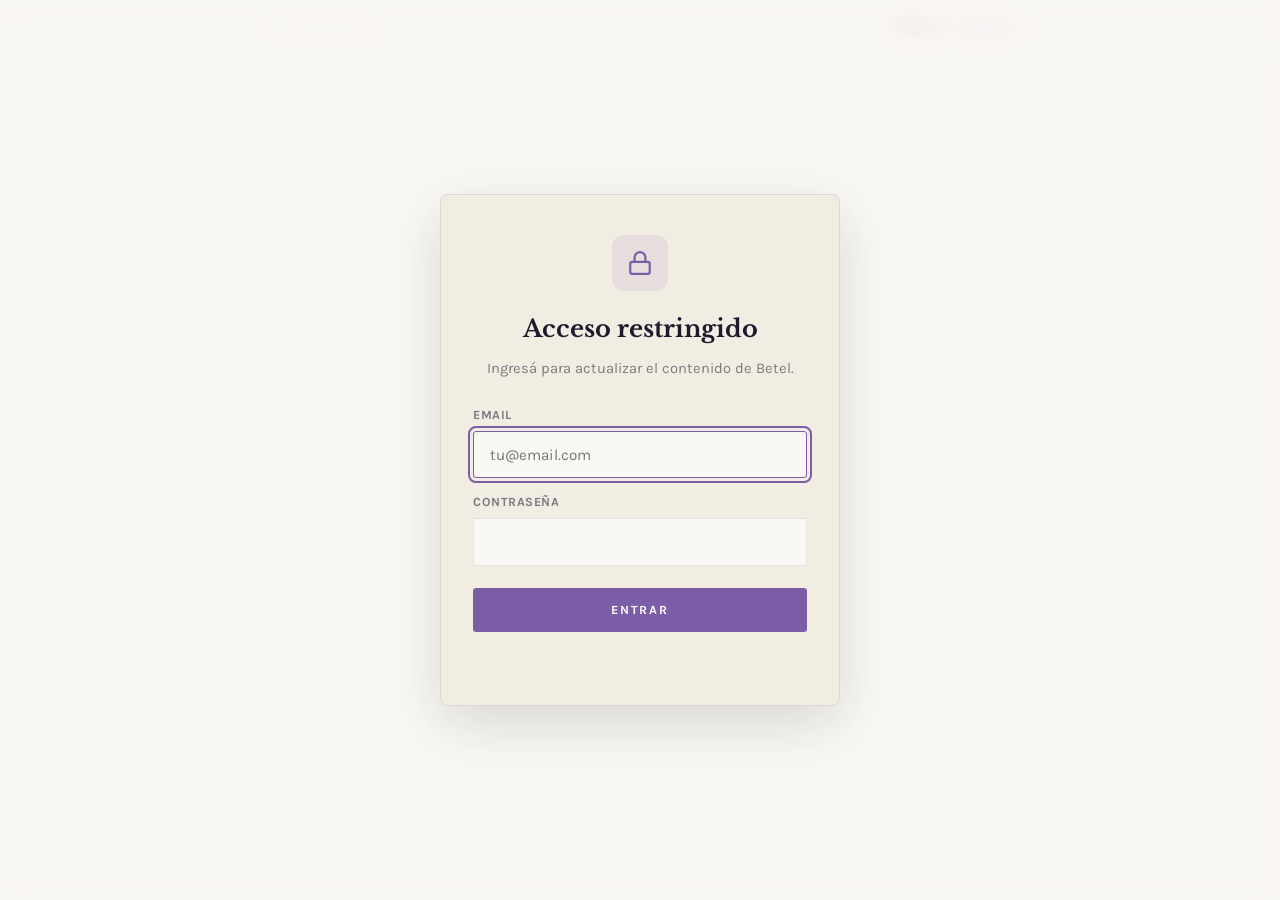
<file: admin/index.html>
<!DOCTYPE html>
<html lang="es">
<head>
  <meta charset="UTF-8"/>
  <meta name="viewport" content="width=device-width, initial-scale=1.0"/>
  <meta name="color-scheme" content="light"/>
  <meta name="robots" content="noindex, nofollow"/>
  <title>Admin · Betel</title>
  <link rel="icon" href="data:image/svg+xml,<svg xmlns='http://www.w3.org/2000/svg' viewBox='0 0 100 100'><rect width='100' height='100' rx='18' fill='%237B5EA7'/><text x='50' y='56' font-family='Georgia,serif' font-size='34' font-weight='700' fill='white' text-anchor='middle' dominant-baseline='middle'>BOU</text></svg>"/>

  <link rel="preconnect" href="https://fonts.googleapis.com"/>
  <link rel="preconnect" href="https://fonts.gstatic.com" crossorigin/>
  <link href="https://fonts.googleapis.com/css2?family=Libre+Baskerville:ital,wght@0,400;0,700;1,400&family=Karla:wght@300;400;500;600&display=swap" rel="stylesheet"/>

  <style>
    *, *::before, *::after { box-sizing: border-box; margin: 0; padding: 0; }

    :root {
      --bg:        #FAF8F4;
      --bg2:       #F2EDE3;
      --bg3:       #E8E0D0;
      --border:    rgba(0,0,0,0.09);
      --gold:      #7B5EA7;
      --gold2:     #634A8A;
      --text:      #1E1A2E;
      --muted:     rgba(30,26,46,0.55);
      --muted2:    rgba(30,26,46,0.3);
      --accent-subtle: rgba(123,94,167,0.1);
      --font-heading: 'Libre Baskerville', serif;
      --font-body:    'Karla', sans-serif;
      --duration-fast:   150ms;
      --duration-normal: 250ms;
      --ease-standard:   cubic-bezier(0.4, 0, 0.2, 1);
    }

    html { scroll-behavior: smooth; }
    a, button { touch-action: manipulation; }
    [hidden] { display: none !important; }

    body {
      font-family: var(--font-body);
      background: var(--bg);
      color: var(--text);
      line-height: 1.6;
      min-height: 100svh;
    }
    body.is-login-open { overflow: hidden; }

    :focus-visible {
      outline: 3px solid var(--gold);
      outline-offset: 3px;
      border-radius: 3px;
    }
    :focus:not(:focus-visible) { outline: none; }

    .admin-topbar {
      border-bottom: 1px solid var(--border);
      background: rgba(250,248,244,0.95);
      backdrop-filter: blur(8px);
      position: sticky;
      top: 0;
      z-index: 10;
    }
    .admin-topbar-inner {
      max-width: 880px;
      margin: 0 auto;
      padding: 0.85rem 5%;
      display: flex;
      align-items: center;
      justify-content: space-between;
      gap: 1rem;
    }
    .admin-back {
      display: inline-flex;
      align-items: center;
      gap: 0.4rem;
      color: var(--muted);
      text-decoration: none;
      font-size: 0.88rem;
      font-weight: 500;
      transition: color var(--duration-fast) var(--ease-standard);
    }
    .admin-back:hover { color: var(--gold); }
    .admin-back svg { width: 16px; height: 16px; }

    .admin-brand {
      font-family: var(--font-heading);
      font-size: 1.05rem;
      font-weight: 700;
      color: var(--text);
    }
    .admin-brand span { color: var(--gold); }

    .admin-wrap {
      max-width: 880px;
      margin: 0 auto;
      padding: 3.5rem 5% 4rem;
    }

    .admin-header { margin-bottom: 2.5rem; }
    .admin-label {
      display: inline-flex;
      align-items: center;
      gap: 0.6rem;
      color: var(--gold);
      font-size: 0.78rem;
      letter-spacing: 2.5px;
      text-transform: uppercase;
      font-weight: 600;
      margin-bottom: 1rem;
    }
    .admin-label::before {
      content: '';
      display: inline-block;
      width: 24px;
      height: 1px;
      background: var(--gold);
    }
    .admin-header h1 {
      font-family: var(--font-heading);
      font-size: clamp(1.8rem, 1.4rem + 1.5vw, 2.5rem);
      font-weight: 700;
      line-height: 1.2;
      margin-bottom: 0.6rem;
    }
    .admin-header h1 em {
      color: var(--gold);
      font-style: italic;
    }
    .admin-header p {
      color: var(--muted);
      max-width: 540px;
      font-size: 1rem;
    }

    .admin-grid {
      display: grid;
      grid-template-columns: 1fr;
      gap: 1rem;
    }

    .admin-card {
      background: var(--bg2);
      border: 1px solid var(--border);
      border-radius: 6px;
      padding: 1.5rem 1.7rem;
      display: grid;
      grid-template-columns: auto 1fr auto;
      align-items: center;
      gap: 1.2rem;
      transition: border-color var(--duration-fast) var(--ease-standard), transform var(--duration-fast) var(--ease-standard);
    }
    .admin-card.is-active:hover {
      border-color: var(--gold);
      transform: translateY(-1px);
    }
    .admin-card.is-disabled { opacity: 0.7; }

    .admin-card-icon {
      width: 48px;
      height: 48px;
      border-radius: 8px;
      background: var(--accent-subtle);
      display: flex;
      align-items: center;
      justify-content: center;
      font-size: 1.5rem;
      flex-shrink: 0;
    }

    .admin-card-info h3 {
      font-family: var(--font-heading);
      font-size: 1.1rem;
      font-weight: 700;
      color: var(--text);
      margin-bottom: 0.25rem;
    }
    .admin-card-info p {
      font-size: 0.9rem;
      color: var(--muted);
      line-height: 1.45;
    }

    .admin-btn {
      background: var(--gold);
      color: #fff;
      border: none;
      padding: 0.7rem 1.3rem;
      font-family: var(--font-body);
      font-size: 0.78rem;
      font-weight: 700;
      letter-spacing: 1.8px;
      text-transform: uppercase;
      cursor: pointer;
      border-radius: 3px;
      text-decoration: none;
      display: inline-block;
      white-space: nowrap;
      transition: background var(--duration-fast) var(--ease-standard), transform var(--duration-fast) var(--ease-standard);
    }
    .admin-btn:hover { background: var(--gold2); transform: translateY(-1px); }
    .admin-btn:active { transform: translateY(0) scale(0.97); transition-duration: 80ms; }
    .admin-btn:disabled,
    .admin-btn[aria-disabled="true"] {
      background: var(--bg3);
      color: var(--muted);
      cursor: not-allowed;
      pointer-events: none;
    }

    .admin-soon {
      font-size: 0.72rem;
      letter-spacing: 1.5px;
      text-transform: uppercase;
      color: var(--muted2);
      font-weight: 600;
      padding: 0.5rem 0.9rem;
      border: 1px dashed var(--border);
      border-radius: 3px;
      white-space: nowrap;
    }

    .admin-note {
      margin-top: 2.5rem;
      padding: 1.2rem 1.4rem;
      background: var(--accent-subtle);
      border-left: 3px solid var(--gold);
      border-radius: 0 4px 4px 0;
      font-size: 0.9rem;
      color: var(--text);
      line-height: 1.55;
    }
    .admin-note strong { color: var(--gold); }

    @media (max-width: 640px) {
      .admin-topbar-inner {
        flex-wrap: wrap;
        justify-content: center;
        row-gap: 0.45rem;
      }
      .admin-back,
      .token-link-btn {
        font-size: 0.8rem;
      }
      .admin-brand {
        order: -1;
        width: 100%;
        text-align: center;
      }
      .admin-card {
        grid-template-columns: auto 1fr;
        grid-template-rows: auto auto;
      }
      .admin-card .admin-btn,
      .admin-card .admin-soon {
        grid-column: 1 / -1;
        justify-self: stretch;
        text-align: center;
      }
    }

    @media (max-width: 420px) {
      .admin-wrap { padding: 2.5rem 4% 3rem; }
      .admin-card { padding: 1.15rem; gap: 0.85rem; }
      .admin-card-icon { width: 42px; height: 42px; font-size: 1.25rem; }
      .login-card { padding: 2rem 1.25rem 1.5rem; }
      .token-input-row input { min-width: 100%; }
      .admin-editor-actions > * { width: 100%; text-align: center; }
    }

    @media (prefers-reduced-motion: reduce) {
      .admin-card:hover,
      .admin-btn:hover,
      .admin-btn:active { transform: none !important; }
    }

    /* ── BANNER DE TOKEN ── */
    .token-banner {
      margin-bottom: 1.8rem;
      padding: 1.1rem 1.3rem;
      border-radius: 6px;
      border: 1px solid var(--border);
      background: var(--bg2);
      font-size: 0.92rem;
      line-height: 1.5;
    }
    .token-banner.is-warning {
      border-color: rgba(185, 144, 60, 0.4);
      background: rgba(185, 144, 60, 0.08);
    }
    .token-banner.is-ok {
      display: flex;
      align-items: center;
      justify-content: space-between;
      gap: 1rem;
      flex-wrap: wrap;
    }
    .token-banner-title {
      font-weight: 700;
      margin-bottom: 0.4rem;
      color: var(--text);
    }
    .token-banner-help {
      color: var(--muted);
      margin-bottom: 0.85rem;
      font-size: 0.88rem;
    }
    .token-banner-help a { color: var(--gold); text-decoration: underline; }
    .token-input-row {
      display: flex;
      gap: 0.6rem;
      flex-wrap: wrap;
    }
    .token-input-row input {
      flex: 1;
      min-width: 220px;
      background: var(--bg);
      border: 1px solid var(--border);
      color: var(--text);
      padding: 0.7rem 1rem;
      font-family: ui-monospace, 'Courier New', monospace;
      font-size: 0.85rem;
      border-radius: 3px;
      outline: 2px solid transparent;
      transition: border-color var(--duration-fast) var(--ease-standard), outline-color var(--duration-fast) var(--ease-standard);
    }
    .token-input-row input:focus { border-color: var(--gold); }
    .token-input-row input:focus-visible { outline-color: var(--gold); }

    .token-banner-actions {
      display: flex;
      gap: 0.5rem;
      align-items: center;
    }
    .token-link-btn {
      background: none;
      border: none;
      color: var(--gold);
      font-family: var(--font-body);
      font-weight: 600;
      font-size: 0.85rem;
      cursor: pointer;
      padding: 0.4rem 0.7rem;
      border-radius: 3px;
      transition: background var(--duration-fast) var(--ease-standard);
    }
    .token-link-btn:hover { background: var(--accent-subtle); }

    /* ── EDITOR INLINE DE DEVOCIONAL ── */
    .admin-card.is-active { opacity: 1; }
    .admin-card.is-active .admin-card-info p { color: var(--muted); }

    .admin-card-status {
      grid-column: 1 / -1;
      margin-top: 0.4rem;
      padding-top: 0.8rem;
      border-top: 1px dashed var(--border);
      font-size: 0.85rem;
      color: var(--muted);
    }
    .admin-card-status strong { color: var(--text); font-weight: 600; }

    .admin-editor {
      grid-column: 1 / -1;
      margin-top: 1rem;
      padding-top: 1.2rem;
      border-top: 1px solid var(--border);
      display: grid;
      gap: 0.9rem;
    }
    .admin-editor[hidden] { display: none; }

    .admin-field { display: grid; gap: 0.35rem; }
    .admin-field label {
      font-size: 0.78rem;
      letter-spacing: 0.5px;
      font-weight: 700;
      text-transform: uppercase;
      color: var(--muted);
    }
    .admin-field input,
    .admin-field textarea {
      background: var(--bg);
      border: 1px solid var(--border);
      color: var(--text);
      padding: 0.7rem 0.95rem;
      font-family: var(--font-body);
      font-size: 0.95rem;
      border-radius: 3px;
      outline: 2px solid transparent;
      transition: border-color var(--duration-fast) var(--ease-standard), outline-color var(--duration-fast) var(--ease-standard);
      width: 100%;
    }
    .admin-field textarea {
      resize: vertical;
      min-height: 80px;
      font-family: var(--font-body);
    }
    .admin-field textarea.admin-email-list {
      min-height: 180px;
      font-family: ui-monospace, SFMono-Regular, Menlo, Consolas, monospace;
      line-height: 1.45;
    }
    .admin-field textarea.admin-email-list[readonly] {
      color: var(--muted);
      cursor: default;
    }
    .admin-field input:focus,
    .admin-field textarea:focus { border-color: var(--gold); }
    .admin-field input:focus-visible,
    .admin-field textarea:focus-visible { outline-color: var(--gold); }
    .admin-field .hint {
      font-size: 0.78rem;
      color: var(--muted2);
      margin-top: 0.15rem;
    }

    .admin-editor-actions {
      display: flex;
      gap: 0.6rem;
      flex-wrap: wrap;
      margin-top: 0.4rem;
    }
    .admin-btn-secondary {
      background: transparent;
      color: var(--muted);
      border: 1px solid var(--border);
      padding: 0.7rem 1.3rem;
      font-family: var(--font-body);
      font-size: 0.78rem;
      font-weight: 700;
      letter-spacing: 1.8px;
      text-transform: uppercase;
      cursor: pointer;
      border-radius: 3px;
      transition: background var(--duration-fast) var(--ease-standard), color var(--duration-fast) var(--ease-standard), border-color var(--duration-fast) var(--ease-standard);
    }
    .admin-btn-secondary:hover {
      background: var(--bg3);
      color: var(--text);
      border-color: var(--gold);
    }

    .admin-status {
      font-size: 0.88rem;
      min-height: 1.3em;
      margin-top: 0.5rem;
    }
    .admin-status.is-success { color: #4a7c59; }
    .admin-status.is-error   { color: #b94a4a; }

    /* ── LOGIN ── */
    .login-screen {
      position: fixed;
      inset: 0;
      z-index: 30;
      display: flex;
      align-items: center;
      justify-content: center;
      padding: 1.2rem;
      background: rgba(250,248,244,0.82);
      backdrop-filter: blur(10px);
    }
    .login-card {
      width: 100%;
      max-width: 400px;
      background: var(--bg2);
      border: 1px solid var(--border);
      border-radius: 8px;
      padding: 2.5rem 2rem 2rem;
      box-shadow: 0 18px 60px rgba(0,0,0,0.14);
    }
    .login-icon {
      width: 56px;
      height: 56px;
      border-radius: 12px;
      background: var(--accent-subtle);
      display: flex;
      align-items: center;
      justify-content: center;
      margin: 0 auto 1.2rem;
    }
    .login-icon svg { width: 26px; height: 26px; color: var(--gold); }
    .login-card h2 {
      font-family: var(--font-heading);
      font-size: 1.5rem;
      font-weight: 700;
      color: var(--text);
      text-align: center;
      margin-bottom: 0.5rem;
    }
    .login-card > p {
      font-size: 0.92rem;
      color: var(--muted);
      text-align: center;
      margin-bottom: 1.6rem;
    }
    .login-form { display: grid; gap: 0.9rem; }
    .login-form .admin-field input { padding: 0.85rem 1rem; }
    .login-form .admin-btn {
      width: 100%;
      padding: 0.95rem 1.3rem;
      margin-top: 0.5rem;
    }
  </style>
</head>
<body>

  <header class="admin-topbar">
    <div class="admin-topbar-inner">
      <a href="../" class="admin-back">
        <svg viewBox="0 0 24 24" fill="none" stroke="currentColor" stroke-width="2" stroke-linecap="round" stroke-linejoin="round"><line x1="19" y1="12" x2="5" y2="12"/><polyline points="12 19 5 12 12 5"/></svg>
        <span>Volver al sitio</span>
      </a>
      <div class="admin-brand">Betel<span> · Admin</span></div>
      <button type="button" class="token-link-btn" id="logout-btn" hidden>Cerrar sesión</button>
    </div>
  </header>

  <!-- LOGIN -->
  <section class="login-screen" id="login-screen">
    <div class="login-card">
      <div class="login-icon" aria-hidden="true">
        <svg viewBox="0 0 24 24" fill="none" stroke="currentColor" stroke-width="2" stroke-linecap="round" stroke-linejoin="round"><rect x="3" y="11" width="18" height="11" rx="2"/><path d="M7 11V7a5 5 0 0 1 10 0v4"/></svg>
      </div>
      <h2>Acceso restringido</h2>
      <p>Ingresá para actualizar el contenido de Betel.</p>
      <form class="login-form" id="login-form" novalidate>
        <div class="admin-field">
          <label for="login-user">Email</label>
          <input id="login-user" type="email" placeholder="tu@email.com" autocomplete="username" required/>
        </div>
        <div class="admin-field">
          <label for="login-pass">Contraseña</label>
          <input id="login-pass" type="password" autocomplete="current-password" required/>
        </div>
        <button type="submit" class="admin-btn" id="login-submit">Entrar</button>
        <p class="admin-status" id="login-msg" role="status" aria-live="polite"></p>
      </form>
    </div>
  </section>

  <main class="admin-wrap" id="admin-main" hidden>
    <div class="admin-header">
      <div class="admin-label">Administración</div>
      <h1>Panel de <em>administración</em></h1>
      <p>Desde acá podés actualizar el devocional que se muestra en el sitio.</p>
    </div>

    <!-- BANNER DE TOKEN -->
    <div id="token-banner" class="token-banner is-warning" hidden>
      <div class="token-banner-title">⚠ Conectá el acceso de publicación</div>
      <p class="token-banner-help">
        Para guardar cambios en el sitio necesitás pegar una clave personal de GitHub.
        Esta clave queda guardada solo en este navegador.
        <a href="https://github.com/settings/personal-access-tokens/new" target="_blank" rel="noopener">Crear token</a>
        (permisos: Contents · Read and write).
      </p>
      <div class="token-input-row">
        <input id="token-input" type="password" placeholder="github_pat_…" autocomplete="off" spellcheck="false"/>
        <button type="button" class="admin-btn" id="token-save">Conectar</button>
      </div>
    </div>

    <div id="token-banner-ok" class="token-banner is-ok" hidden>
      <span>✓ Acceso listo. Ya podés publicar cambios.</span>
      <div class="token-banner-actions">
        <button type="button" class="token-link-btn" id="token-change">Cambiar</button>
        <button type="button" class="token-link-btn" id="token-clear" aria-label="Quitar acceso de publicación">Quitar acceso</button>
      </div>
    </div>

    <div class="admin-grid">

      <article class="admin-card is-active" id="card-featured">
        <div class="admin-card-icon" aria-hidden="true">📺</div>
        <div class="admin-card-info">
          <h3>Devocional de hoy</h3>
          <p>Elegí el video que se verá como devocional principal.</p>
        </div>
        <button type="button" class="admin-btn" id="btn-edit-featured">Editar</button>

        <div class="admin-card-status" id="featured-status">
          <strong>Actual:</strong> <span id="featured-current">cargando…</span>
        </div>

        <form class="admin-editor" id="editor-featured" hidden novalidate>
          <div class="admin-field">
            <label for="f-link">Link de YouTube</label>
            <input id="f-link" type="text" placeholder="https://youtu.be/K3dhGuscYe8" autocomplete="off" spellcheck="false" required/>
            <span class="hint">Pegá el enlace del video de YouTube que querés destacar.</span>
          </div>
          <div class="admin-field">
            <label for="f-title">Título</label>
            <input id="f-title" type="text" placeholder="El temor en nuestras vidas" required maxlength="120"/>
          </div>
          <div class="admin-field">
            <label for="f-desc">Descripción (opcional)</label>
            <textarea id="f-desc" placeholder="Una palabra para los días en los que el miedo nos paraliza." maxlength="240"></textarea>
            <span class="hint">Si la dejás vacía, solo se muestra el título.</span>
          </div>
          <div class="admin-editor-actions">
            <button type="submit" class="admin-btn" id="btn-save-featured">Publicar devocional</button>
            <button type="button" class="admin-btn-secondary" id="btn-cancel-featured">Cancelar</button>
          </div>
          <p class="admin-status" id="featured-msg" role="status" aria-live="polite"></p>
        </form>
      </article>

      <article class="admin-card is-active" id="card-emails" hidden>
        <div class="admin-card-icon" aria-hidden="true">✉️</div>
        <div class="admin-card-info">
          <h3>Emails de comunidad</h3>
          <p>Copiá los emails que ingresaron desde el formulario.</p>
        </div>
        <button type="button" class="admin-btn" id="btn-view-emails">Ver emails</button>

        <div class="admin-card-status" id="emails-status">
          <strong>Total:</strong> <span id="emails-current">cargando…</span>
        </div>

        <div class="admin-editor" id="viewer-emails" hidden>
          <div class="admin-field">
            <label for="emails-list">Emails</label>
            <textarea id="emails-list" class="admin-email-list" readonly placeholder="Todavía no hay emails guardados."></textarea>
            <span class="hint">Esta lista se actualiza con los emails que entran por el formulario.</span>
          </div>
          <div class="admin-editor-actions">
            <button type="button" class="admin-btn-secondary" id="btn-copy-emails">Copiar emails</button>
            <button type="button" class="admin-btn-secondary" id="btn-refresh-emails">Actualizar</button>
          </div>
          <p class="admin-status" id="emails-msg" role="status" aria-live="polite"></p>
        </div>
      </article>

    </div>

    <p class="admin-note">
      <strong>Nota:</strong> el acceso de publicación queda guardado solo en este navegador. Si usás otro dispositivo, vas a tener que conectarlo de nuevo. La lista de emails se guarda en un archivo del sitio y puede ser accesible públicamente si el sitio o repositorio son públicos.
    </p>
  </main>

  <script>
    /* ── CONFIG ── */
    var REPO_OWNER = 'oscaruncal';
    var REPO_NAME  = 'betel';
    var BRANCH     = 'main';
    var FILE_PATH  = 'data/featured-videos.json';
    var EMAILS_PATH = 'data/community-emails.txt';
    var TOKEN_KEY  = 'betel-admin-token';

    /* ── AUTH CONFIG ── */
    var AUTH_USER       = 'devocionales001@gmail.com';
    var AUTH_PASS_HASH  = '97735adba1067252878082f2709cd3aa3944adf8a8dd778f6b4b092c90f7f849';
    var SESSION_KEY     = 'betel-admin-session';
    var SESSION_DAYS    = 7;

    /* ── HELPERS ── */
    function $(id) { return document.getElementById(id); }

    function sha256Hex(str) {
      return crypto.subtle.digest('SHA-256', new TextEncoder().encode(str))
        .then(function(buf) {
          var arr = Array.from(new Uint8Array(buf));
          return arr.map(function(b) { return b.toString(16).padStart(2, '0'); }).join('');
        });
    }

    function isLoggedIn() {
      try {
        var raw = localStorage.getItem(SESSION_KEY);
        if (!raw) return false;
        var s = JSON.parse(raw);
        if (!s || !s.exp) return false;
        if (Date.now() > s.exp) {
          localStorage.removeItem(SESSION_KEY);
          return false;
        }
        return true;
      } catch (_) {
        return false;
      }
    }

    function startSession() {
      var exp = Date.now() + SESSION_DAYS * 24 * 60 * 60 * 1000;
      localStorage.setItem(SESSION_KEY, JSON.stringify({ exp: exp }));
    }

    function endSession() {
      localStorage.removeItem(SESSION_KEY);
    }

    function showApp() {
      $('login-screen').hidden = true;
      $('admin-main').hidden = false;
      $('logout-btn').hidden = false;
      document.body.classList.remove('is-login-open');
    }

    function showLogin() {
      $('login-screen').hidden = false;
      $('admin-main').hidden = true;
      $('logout-btn').hidden = true;
      document.body.classList.add('is-login-open');
      var u = $('login-user');
      if (u && !u.value) setTimeout(function() { u.focus(); }, 50);
    }

    /* ── LOGIN HANDLER ── */
    $('login-form').addEventListener('submit', function(e) {
      e.preventDefault();
      var msg = $('login-msg');
      var btn = $('login-submit');
      msg.className = 'admin-status';
      msg.textContent = '';

      var user = ($('login-user').value || '').trim().toLowerCase();
      var pass = $('login-pass').value || '';

      if (!user || !pass) {
        msg.textContent = 'Completá email y contraseña.';
        msg.classList.add('is-error');
        return;
      }

      btn.disabled = true;
      var origLabel = btn.textContent;
      btn.textContent = 'Verificando…';

      sha256Hex(pass).then(function(hash) {
        if (user === AUTH_USER.toLowerCase() && hash === AUTH_PASS_HASH) {
          startSession();
          $('login-pass').value = '';
          msg.textContent = '';
          showApp();
          initApp();
        } else {
          msg.textContent = 'Email o contraseña incorrectos.';
          msg.classList.add('is-error');
          $('login-pass').value = '';
          $('login-pass').focus();
        }
      }).catch(function() {
        msg.textContent = 'No se pudo procesar el login. Probá de nuevo.';
        msg.classList.add('is-error');
      }).then(function() {
        btn.disabled = false;
        btn.textContent = origLabel;
      });
    });

    /* ── LOGOUT ── */
    $('logout-btn').addEventListener('click', function() {
      if (!confirm('¿Cerrar sesión?')) return;
      endSession();
      showLogin();
    });
    function getToken() { return localStorage.getItem(TOKEN_KEY) || ''; }
    function setToken(v) { localStorage.setItem(TOKEN_KEY, v); }
    function clearToken() { localStorage.removeItem(TOKEN_KEY); }

    function extractYouTubeId(input) {
      var s = (input || '').trim();
      if (!s) return '';
      // Patrones: youtu.be/ID | youtube.com/watch?v=ID | youtube.com/shorts/ID | youtube.com/embed/ID | solo ID
      var rx = [
        /(?:youtu\.be\/)([a-zA-Z0-9_-]{11})/,
        /[?&]v=([a-zA-Z0-9_-]{11})/,
        /(?:youtube\.com\/(?:embed|shorts|live)\/)([a-zA-Z0-9_-]{11})/,
        /^([a-zA-Z0-9_-]{11})$/
      ];
      for (var i = 0; i < rx.length; i++) {
        var m = s.match(rx[i]);
        if (m) return m[1];
      }
      return '';
    }

    /* ── BASE64 utf-8 ── */
    function utf8ToB64(str) {
      return btoa(unescape(encodeURIComponent(str)));
    }
    function b64ToUtf8(str) {
      try { return decodeURIComponent(escape(atob(str.replace(/\s/g, '')))); }
      catch (_) { return ''; }
    }

    function githubFileUrl(path) {
      return 'https://api.github.com/repos/' + REPO_OWNER + '/' + REPO_NAME + '/contents/' + path;
    }

    function githubHeaders(token) {
      return { 'Authorization': 'Bearer ' + token, 'Accept': 'application/vnd.github+json' };
    }

    function getGithubFile(path, token) {
      return fetch(githubFileUrl(path) + '?ref=' + BRANCH, { headers: githubHeaders(token) })
        .then(function(r) {
          if (r.status === 404) return null;
          if (r.status === 401) throw new Error('TOKEN_INVALID');
          if (!r.ok) throw new Error('GET_FAILED:' + r.status);
          return r.json();
        });
    }

    function putGithubFile(path, content, message, token) {
      return getGithubFile(path, token).then(function(file) {
        var body = {
          message: message,
          content: utf8ToB64(content),
          branch: BRANCH
        };
        if (file && file.sha) body.sha = file.sha;

        return fetch(githubFileUrl(path), {
          method: 'PUT',
          headers: {
            'Authorization': 'Bearer ' + token,
            'Accept': 'application/vnd.github+json',
            'Content-Type': 'application/json'
          },
          body: JSON.stringify(body)
        });
      }).then(function(r) {
        if (!r) throw new Error('NO_RESPONSE');
        if (r.status === 401) throw new Error('TOKEN_INVALID');
        if (r.status === 403) throw new Error('FORBIDDEN');
        if (r.status === 422) throw new Error('CONFLICT');
        if (!r.ok) throw new Error('PUT_FAILED:' + r.status);
        return r.json();
      });
    }

    /* ── TOKEN UI ── */
    function refreshTokenUI() {
      var has = !!getToken();
      $('token-banner').hidden = has;
      $('token-banner-ok').hidden = !has;
      var editBtn = $('btn-edit-featured');
      editBtn.disabled = !has;
      editBtn.setAttribute('aria-disabled', has ? 'false' : 'true');
      editBtn.title = has ? '' : 'Conectá el acceso de publicación primero';
    }

    $('token-save').addEventListener('click', function() {
      var v = $('token-input').value.trim();
      if (!v) {
        $('token-input').focus();
        return;
      }
      setToken(v);
      $('token-input').value = '';
      refreshTokenUI();
    });

    $('token-change').addEventListener('click', function() {
      $('token-banner').hidden = false;
      $('token-banner-ok').hidden = true;
      $('token-input').focus();
    });

    $('token-clear').addEventListener('click', function() {
      if (!confirm('¿Borrar el acceso de publicación de este navegador?')) return;
      clearToken();
      refreshTokenUI();
    });

    /* ── ESTADO ACTUAL DEL DEVOCIONAL ── */
    var currentSha = null;
    var currentData = null;
    var currentEmails = [];

    function loadCurrentFeatured() {
      // Intento por API si tengo token (trae el SHA, necesario para guardar después)
      // y como fallback: fetch del JSON crudo
      var token = getToken();
      if (token) {
        return fetch('https://api.github.com/repos/' + REPO_OWNER + '/' + REPO_NAME + '/contents/' + FILE_PATH + '?ref=' + BRANCH, {
          headers: { 'Authorization': 'Bearer ' + token, 'Accept': 'application/vnd.github+json' }
        }).then(function(r) {
          if (!r.ok) throw new Error('http ' + r.status);
          return r.json();
        }).then(function(data) {
          currentSha = data.sha;
          var json = b64ToUtf8(data.content || '');
          try { currentData = JSON.parse(json); } catch (_) { currentData = {}; }
          renderCurrent();
        }).catch(function() {
          fallbackLoadRaw();
        });
      }
      return fallbackLoadRaw();
    }

    function fallbackLoadRaw() {
      return fetch('../data/featured-videos.json?v=' + Date.now(), { cache: 'no-store' })
        .then(function(r) { return r.ok ? r.json() : {}; })
        .then(function(data) {
          currentData = data || {};
          renderCurrent();
        })
        .catch(function() {
          $('featured-current').textContent = '(no se pudo cargar el devocional)';
        });
    }

    function renderCurrent() {
      var d = currentData || {};
      if (d.id) {
        $('featured-current').textContent = (d.title || 'Sin título') + ' (' + d.id + ')';
      } else {
        $('featured-current').textContent = 'todavía no hay devocional publicado';
      }
    }

    /* ── EMAILS DE COMUNIDAD ── */
    function normalizeEmailList(raw) {
      var seen = {};
      return String(raw || '')
        .split(/[\n,; \t]+/)
        .map(function(v) { return v.trim().toLowerCase(); })
        .filter(function(v) { return /^[^\s@]+@[^\s@]+\.[^\s@]+$/.test(v); })
        .filter(function(v) {
          if (seen[v]) return false;
          seen[v] = true;
          return true;
        })
        .sort();
    }

    function renderEmailsCurrent() {
      var total = currentEmails.length;
      $('emails-current').textContent = total === 1 ? '1 email guardado' : total + ' emails guardados';
      if (!$('viewer-emails').hidden) {
        $('emails-list').value = currentEmails.join('\n');
      }
    }

    function loadCurrentEmails() {
      var token = getToken();
      if (token) {
        return getGithubFile(EMAILS_PATH, token).then(function(data) {
          var text = data && data.content ? b64ToUtf8(data.content || '') : '';
          currentEmails = normalizeEmailList(text);
          renderEmailsCurrent();
        }).catch(function() {
          fallbackLoadEmailsRaw();
        });
      }
      return fallbackLoadEmailsRaw();
    }

    function fallbackLoadEmailsRaw() {
      return fetch('../' + EMAILS_PATH + '?v=' + Date.now(), { cache: 'no-store' })
        .then(function(r) { return r.ok ? r.text() : ''; })
        .then(function(text) {
          currentEmails = normalizeEmailList(text);
          renderEmailsCurrent();
        })
        .catch(function() {
          $('emails-current').textContent = '(no se pudo cargar la lista)';
        });
    }

    function openEmailsViewer() {
      $('emails-list').value = currentEmails.join('\n');
      $('emails-msg').textContent = '';
      $('emails-msg').className = 'admin-status';
      $('viewer-emails').hidden = false;
      $('btn-view-emails').textContent = 'Cerrar';
      setTimeout(function() { $('btn-copy-emails').focus(); }, 50);
    }

    function closeEmailsViewer() {
      $('viewer-emails').hidden = true;
      $('btn-view-emails').textContent = 'Ver emails';
    }

    function copyText(text) {
      if (navigator.clipboard && navigator.clipboard.writeText) {
        return navigator.clipboard.writeText(text);
      }
      var ta = document.createElement('textarea');
      ta.value = text;
      ta.setAttribute('readonly', '');
      ta.style.position = 'fixed';
      ta.style.opacity = '0';
      document.body.appendChild(ta);
      ta.select();
      try { document.execCommand('copy'); }
      finally { document.body.removeChild(ta); }
      return Promise.resolve();
    }

    $('btn-view-emails').addEventListener('click', function() {
      if ($('viewer-emails').hidden) openEmailsViewer();
      else closeEmailsViewer();
    });

    $('btn-copy-emails').addEventListener('click', function() {
      var msg = $('emails-msg');
      msg.className = 'admin-status';
      var emails = currentEmails.slice();
      if (!emails.length) {
        msg.textContent = 'No hay emails para copiar.';
        msg.classList.add('is-error');
        return;
      }
      copyText(emails.join('\n')).then(function() {
        msg.textContent = '✓ Emails copiados al portapapeles.';
        msg.classList.add('is-success');
      }).catch(function() {
        msg.textContent = 'No se pudo copiar automáticamente. Seleccioná la lista y copiala manualmente.';
        msg.classList.add('is-error');
      });
    });

    $('btn-refresh-emails').addEventListener('click', function() {
      var msg = $('emails-msg');
      var btn = $('btn-refresh-emails');
      var origLabel = btn.textContent;
      msg.className = 'admin-status';
      btn.disabled = true;
      btn.textContent = 'Actualizando…';
      msg.textContent = '';

      loadCurrentEmails().then(function() {
        msg.textContent = '✓ Lista actualizada.';
        msg.classList.add('is-success');
      }).catch(function() {
        msg.textContent = 'No se pudo actualizar la lista.';
        msg.classList.add('is-error');
      }).then(function() {
        btn.disabled = false;
        btn.textContent = origLabel;
      });
    });

    /* ── EDITOR DE DEVOCIONAL ── */
    function openEditor() {
      var d = currentData || {};
      $('f-link').value = d.id ? ('https://youtu.be/' + d.id) : '';
      $('f-title').value = d.title || '';
      $('f-desc').value = d.description || '';
      $('featured-msg').textContent = '';
      $('featured-msg').className = 'admin-status';
      $('editor-featured').hidden = false;
      $('btn-edit-featured').textContent = 'Cerrar';
      setTimeout(function() { $('f-link').focus(); }, 50);
    }

    function closeEditor() {
      $('editor-featured').hidden = true;
      $('btn-edit-featured').textContent = 'Editar';
    }

    $('btn-edit-featured').addEventListener('click', function() {
      if (!getToken()) return;
      if ($('editor-featured').hidden) openEditor();
      else closeEditor();
    });

    $('btn-cancel-featured').addEventListener('click', closeEditor);

    /* ── GUARDAR ── */
    $('editor-featured').addEventListener('submit', function(e) {
      e.preventDefault();
      var token = getToken();
      var msg = $('featured-msg');
      msg.className = 'admin-status';

      if (!token) {
        msg.textContent = 'Primero conectá el acceso de publicación.';
        msg.classList.add('is-error');
        return;
      }

      var id = extractYouTubeId($('f-link').value);
      var title = $('f-title').value.trim();
      var description = $('f-desc').value.trim();

      if (!id) {
        msg.textContent = 'No pudimos reconocer el video. Revisá el enlace de YouTube.';
        msg.classList.add('is-error');
        $('f-link').focus();
        return;
      }
      if (!title) {
        msg.textContent = 'El título es obligatorio.';
        msg.classList.add('is-error');
        $('f-title').focus();
        return;
      }

      var btn = $('btn-save-featured');
      var origLabel = btn.textContent;
      btn.disabled = true;
      btn.textContent = 'Guardando…';
      msg.textContent = '';

      var newJson = {
        id: id,
        title: title,
        description: description
      };
      var jsonStr = JSON.stringify(newJson, null, 2) + '\n';

      // Necesitamos el SHA actual del archivo. Lo refrescamos siempre antes de guardar.
      fetch('https://api.github.com/repos/' + REPO_OWNER + '/' + REPO_NAME + '/contents/' + FILE_PATH + '?ref=' + BRANCH, {
        headers: { 'Authorization': 'Bearer ' + token, 'Accept': 'application/vnd.github+json' }
      }).then(function(r) {
        if (r.status === 401) throw new Error('TOKEN_INVALID');
        if (r.status === 404) return null; // archivo no existe → se crea
        if (!r.ok) throw new Error('GET_FAILED:' + r.status);
        return r.json();
      }).then(function(getRes) {
        var sha = getRes ? getRes.sha : null;
        var body = {
          message: 'Update devocional de hoy: ' + title,
          content: utf8ToB64(jsonStr),
          branch: BRANCH
        };
        if (sha) body.sha = sha;

        return fetch('https://api.github.com/repos/' + REPO_OWNER + '/' + REPO_NAME + '/contents/' + FILE_PATH, {
          method: 'PUT',
          headers: {
            'Authorization': 'Bearer ' + token,
            'Accept': 'application/vnd.github+json',
            'Content-Type': 'application/json'
          },
          body: JSON.stringify(body)
        });
      }).then(function(r) {
        if (!r) throw new Error('NO_RESPONSE');
        if (r.status === 401) throw new Error('TOKEN_INVALID');
        if (r.status === 403) throw new Error('FORBIDDEN');
        if (r.status === 422) throw new Error('CONFLICT');
        if (!r.ok) throw new Error('PUT_FAILED:' + r.status);
        return r.json();
      }).then(function(putRes) {
        currentSha = putRes && putRes.content && putRes.content.sha;
        currentData = newJson;
        renderCurrent();
        msg.textContent = '✓ Devocional publicado. Puede tardar alrededor de 1 minuto en verse en el sitio.';
        msg.classList.add('is-success');
      }).catch(function(err) {
        var code = (err && err.message) || '';
        if (code === 'TOKEN_INVALID') {
          msg.textContent = 'El acceso de publicación no es válido o venció. Pegá una clave nueva.';
        } else if (code === 'FORBIDDEN') {
          msg.textContent = 'Esta clave no tiene permiso para publicar cambios en el sitio.';
        } else if (code === 'CONFLICT') {
          msg.textContent = 'El contenido cambió mientras editabas. Recargá la página y volvé a intentar.';
        } else {
          msg.textContent = 'No se pudo publicar. Probá de nuevo en un momento.';
        }
        msg.classList.add('is-error');
      }).then(function() {
        btn.disabled = false;
        btn.textContent = origLabel;
      });
    });

    /* ── INIT ── */
    var appInitialized = false;
    function initApp() {
      if (appInitialized) return;
      appInitialized = true;
      refreshTokenUI();
      loadCurrentFeatured();
      // loadCurrentEmails(); // oculto temporalmente
    }

    if (isLoggedIn()) {
      showApp();
      initApp();
    } else {
      showLogin();
    }
  </script>

</body>
</html>
</file>
